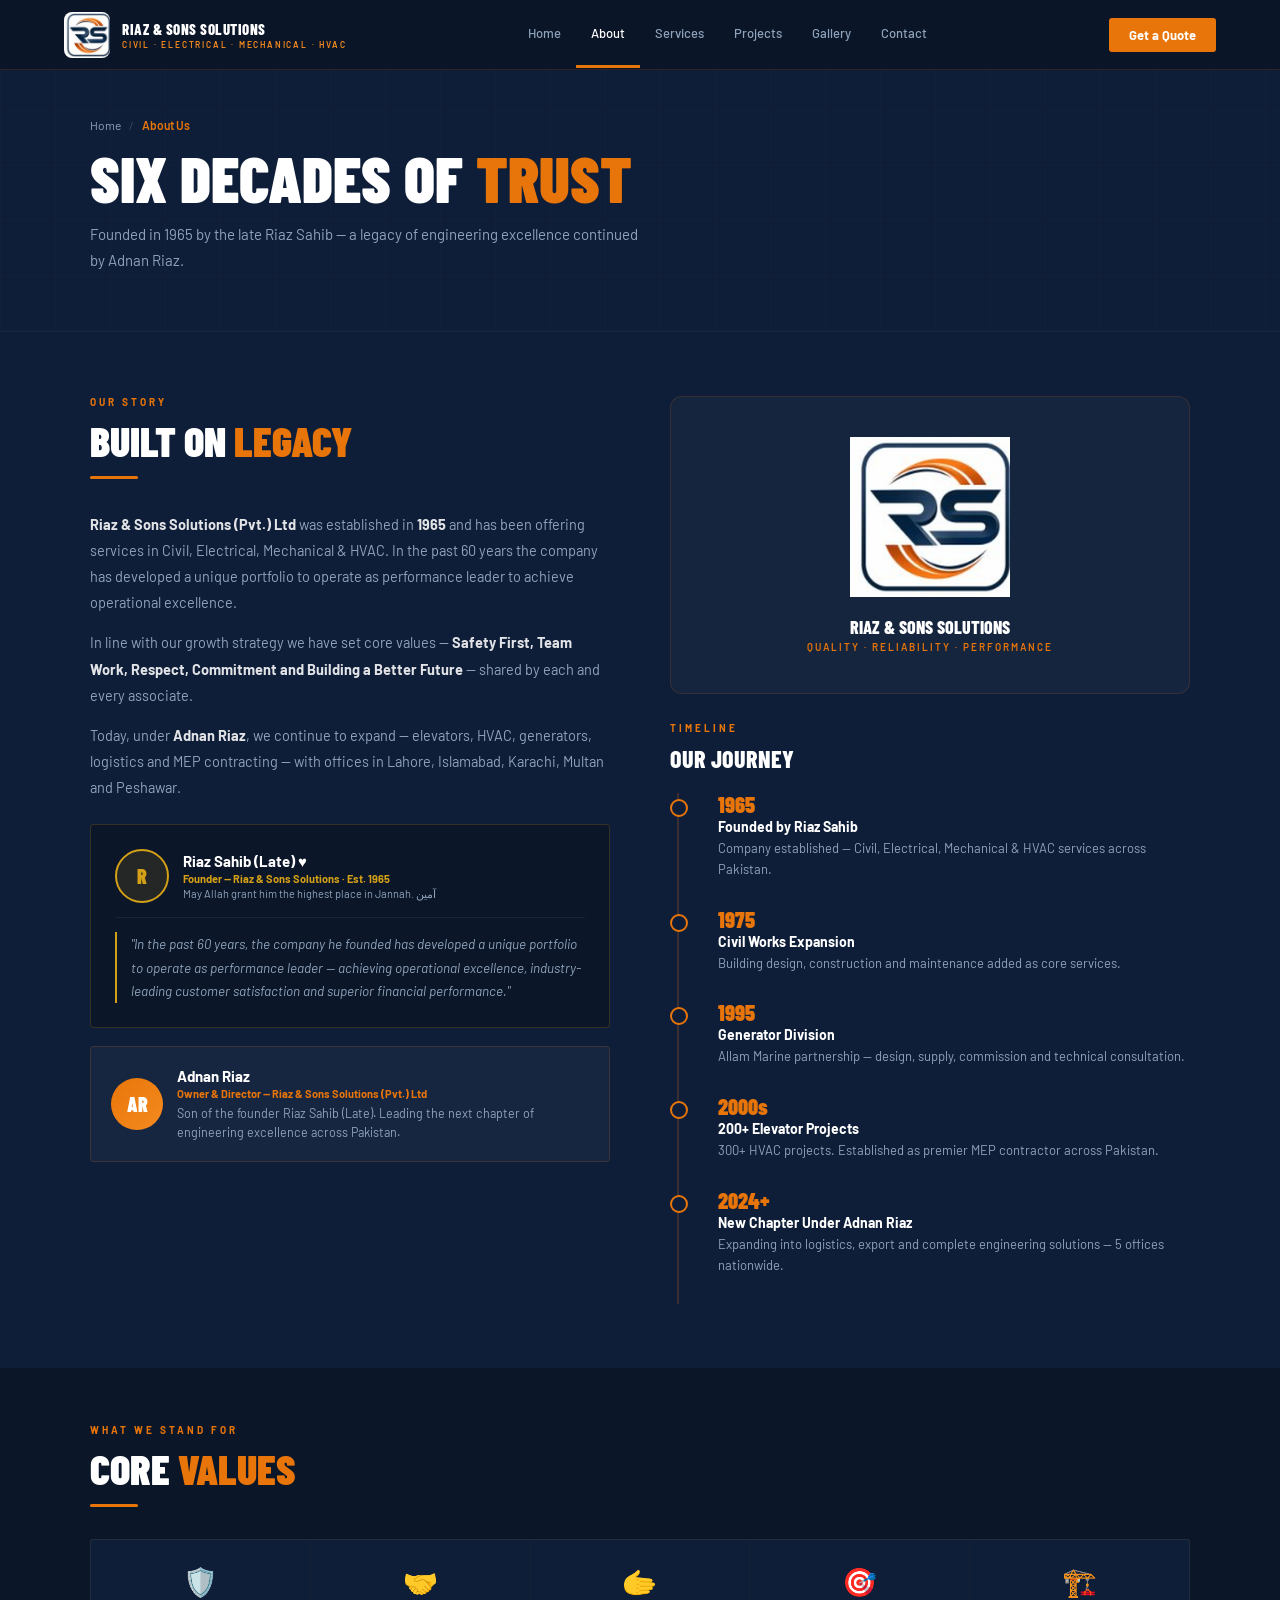
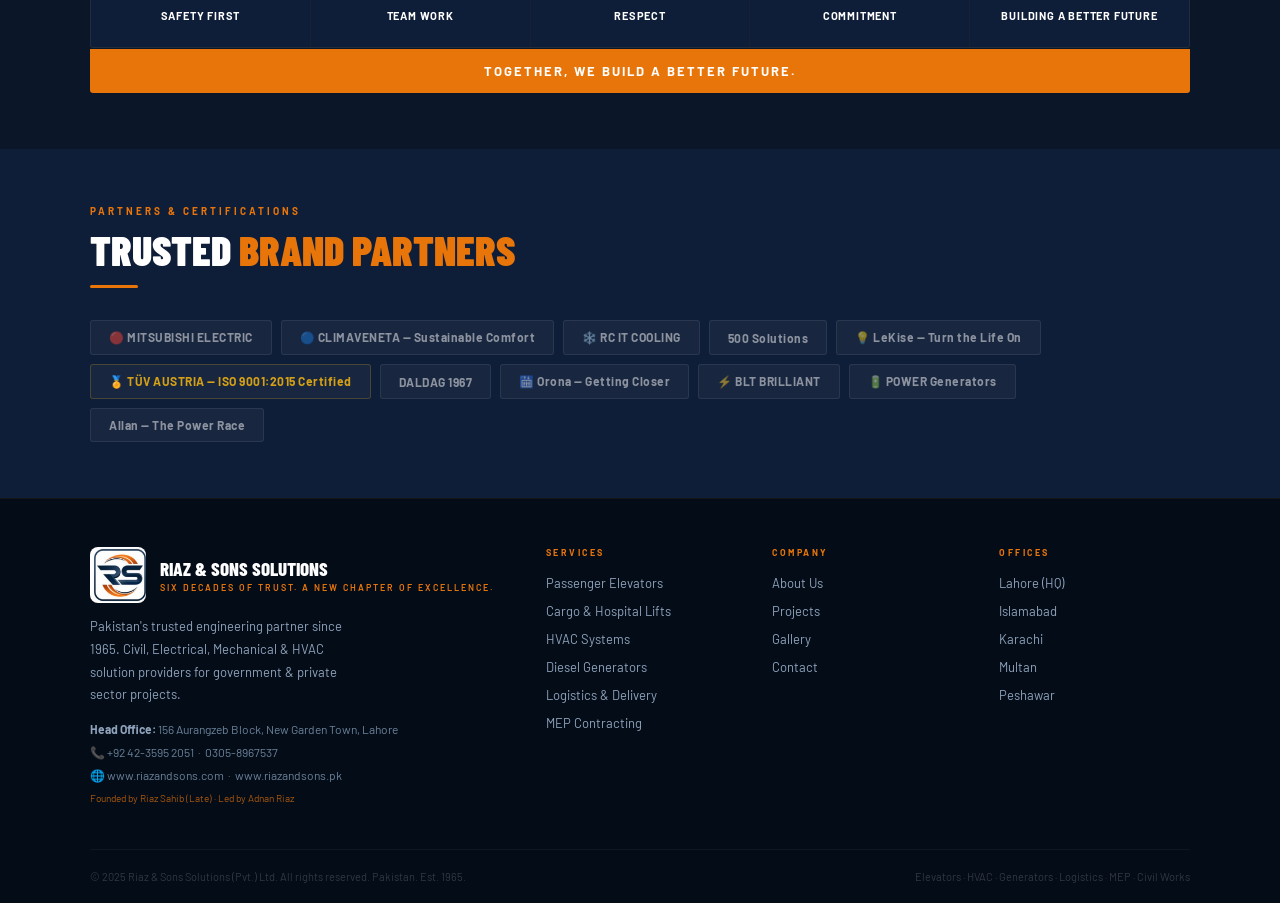
<file: about.html>
<!DOCTYPE html>
<html lang="en">
<head>
<meta charset="UTF-8">
<meta name="viewport" content="width=device-width, initial-scale=1.0">
<title>About Us — Six Decades of Trust | Riaz &amp; Sons Solutions</title>
<meta name="description" content="Riaz & Sons Solutions — Civil, Electrical, Mechanical & HVAC Solution Providers. Pakistan's trusted engineering partner since 1965.">
<link href="https://fonts.googleapis.com/css2?family=Barlow:wght@400;500;600;700;800;900&family=Barlow+Condensed:wght@600;700;800;900&display=swap" rel="stylesheet">
<link rel="stylesheet" href="base.css">
</head>
<body>
<nav>
  <a href="index.html" class="nav-logo">
    <img src="logo.png" alt="Riaz & Sons Solutions">
    <div class="nav-brand">
      <span class="n1">Riaz &amp; Sons Solutions</span>
      <span class="n2">Civil · Electrical · Mechanical · HVAC</span>
    </div>
  </a>
  <ul class="nav-links"><li><a href="index.html">Home</a></li><li><a href="about.html" class=active>About</a></li><li><a href="services.html">Services</a></li><li><a href="projects.html">Projects</a></li><li><a href="gallery.html">Gallery</a></li><li><a href="contact.html">Contact</a></li></ul>
  <a href="contact.html" class="nav-cta">Get a Quote</a>
  <div class="hamburger" onclick="document.getElementById('mob').classList.toggle('open')">
    <span></span><span></span><span></span>
  </div>
</nav>
<div class="mob-menu" id="mob">
  <a href="index.html">Home</a><a href="about.html" class=active>About</a><a href="services.html">Services</a><a href="projects.html">Projects</a><a href="gallery.html">Gallery</a><a href="contact.html">Contact</a>
  <a href="tel:+924235952051" class="mob-cta">📞 +92 42-3595 2051</a>
</div>

<div class="page-hero">
  <div class="page-hero-inner">
    <div class="breadcrumb"><a href="index.html">Home</a><span class="sep">/</span><span class="cur">About Us</span></div>
    <h1>Six Decades of <em>Trust</em></h1>
    <p>Founded in 1965 by the late Riaz Sahib — a legacy of engineering excellence continued by Adnan Riaz.</p>
  </div>
</div>

<div style="padding:64px 5%;background:var(--navy2)">
  <div style="max-width:1100px;margin:0 auto;display:grid;grid-template-columns:1fr 1fr;gap:60px;align-items:start">
    <div>
      <div class="sl">Our Story</div>
      <h2 class="st">Built on <span class="o">Legacy</span></h2>
      <div class="sline"></div>
      <p style="font-size:14.5px;color:var(--tg);line-height:1.8;margin-bottom:14px">
        <strong style="color:rgba(255,255,255,0.88)">Riaz &amp; Sons Solutions (Pvt.) Ltd</strong> was established in <strong style="color:rgba(255,255,255,0.88)">1965</strong> and has been offering services in Civil, Electrical, Mechanical &amp; HVAC. In the past 60 years the company has developed a unique portfolio to operate as performance leader to achieve operational excellence.
      </p>
      <p style="font-size:14.5px;color:var(--tg);line-height:1.8;margin-bottom:14px">
        In line with our growth strategy we have set core values — <strong style="color:rgba(255,255,255,0.88)">Safety First, Team Work, Respect, Commitment and Building a Better Future</strong> — shared by each and every associate.
      </p>
      <p style="font-size:14.5px;color:var(--tg);line-height:1.8;margin-bottom:24px">
        Today, under <strong style="color:rgba(255,255,255,0.88)">Adnan Riaz</strong>, we continue to expand — elevators, HVAC, generators, logistics and MEP contracting — with offices in Lahore, Islamabad, Karachi, Multan and Peshawar.
      </p>

      <div class="founder-box">
        <div class="founder-top">
          <div class="founder-av">R</div>
          <div class="founder-info">
            <h4>Riaz Sahib (Late) ♥</h4>
            <div class="role">Founder — Riaz &amp; Sons Solutions · Est. 1965</div>
            <div class="dua">May Allah grant him the highest place in Jannah. آمین</div>
          </div>
        </div>
        <div class="founder-quote">"In the past 60 years, the company he founded has developed a unique portfolio to operate as performance leader — achieving operational excellence, industry-leading customer satisfaction and superior financial performance."</div>
      </div>

      <div class="owner-card" style="margin-top:14px">
        <div class="owner-av">AR</div>
        <div class="owner-info">
          <h4>Adnan Riaz</h4>
          <div class="or">Owner &amp; Director — Riaz &amp; Sons Solutions (Pvt.) Ltd</div>
          <p>Son of the founder Riaz Sahib (Late). Leading the next chapter of engineering excellence across Pakistan.</p>
        </div>
      </div>
    </div>
    <div>
      <div style="background:rgba(255,255,255,0.03);border:1px solid rgba(232,117,10,0.15);border-radius:12px;padding:40px;text-align:center;margin-bottom:28px">
        <img src="logo.png" alt="RS Logo" style="width:160px;height:160px;object-fit:contain;margin-bottom:16px">
        <div style="font-family:'Barlow Condensed',sans-serif;font-size:18px;font-weight:800;color:#fff;text-transform:uppercase">Riaz &amp; Sons Solutions</div>
        <div style="font-size:10px;color:var(--orange);letter-spacing:2px;font-weight:600;text-transform:uppercase;margin-top:3px">Quality · Reliability · Performance</div>
      </div>
      <div class="sl">Timeline</div>
      <h3 style="font-family:'Barlow Condensed',sans-serif;font-size:24px;font-weight:800;color:#fff;text-transform:uppercase;margin-bottom:20px">Our Journey</h3>
      <div class="timeline">
        <div class="tl-item"><div class="year">1965</div><h4>Founded by Riaz Sahib</h4><p>Company established — Civil, Electrical, Mechanical &amp; HVAC services across Pakistan.</p></div>
        <div class="tl-item"><div class="year">1975</div><h4>Civil Works Expansion</h4><p>Building design, construction and maintenance added as core services.</p></div>
        <div class="tl-item"><div class="year">1995</div><h4>Generator Division</h4><p>Allam Marine partnership — design, supply, commission and technical consultation.</p></div>
        <div class="tl-item"><div class="year">2000s</div><h4>200+ Elevator Projects</h4><p>300+ HVAC projects. Established as premier MEP contractor across Pakistan.</p></div>
        <div class="tl-item"><div class="year">2024+</div><h4>New Chapter Under Adnan Riaz</h4><p>Expanding into logistics, export and complete engineering solutions — 5 offices nationwide.</p></div>
      </div>
    </div>
  </div>
</div>

<!-- VALUES — matching screenshot exactly -->
<div style="background:var(--navy);padding:56px 5%">
  <div style="max-width:1100px;margin:0 auto">
    <div class="sl">What We Stand For</div>
    <h2 class="st">Core <span class="o">Values</span></h2>
    <div class="sline"></div>
    <div class="values-grid">
      <div class="val"><span class="ico">🛡️</span><h5>Safety First</h5></div>
      <div class="val"><span class="ico">🤝</span><h5>Team Work</h5></div>
      <div class="val"><span class="ico">🫱</span><h5>Respect</h5></div>
      <div class="val"><span class="ico">🎯</span><h5>Commitment</h5></div>
      <div class="val"><span class="ico">🏗️</span><h5>Building a Better Future</h5></div>
    </div>
    <div style="background:var(--orange);text-align:center;padding:14px;margin-top:1px;font-size:13px;font-weight:700;color:#fff;letter-spacing:2px;text-transform:uppercase;border-radius:0 0 3px 3px">Together, We Build a Better Future.</div>
  </div>
</div>

<!-- BRANDS -->
<div style="background:var(--navy2);padding:56px 5%">
  <div style="max-width:1100px;margin:0 auto">
    <div class="sl">Partners &amp; Certifications</div>
    <h2 class="st">Trusted <span class="o">Brand Partners</span></h2>
    <div class="sline"></div>
    <div class="brands-grid">
      <div class="brand-pill">🔴 MITSUBISHI ELECTRIC</div>
      <div class="brand-pill">🔵 CLIMAVENETA — Sustainable Comfort</div>
      <div class="brand-pill">❄️ RC IT COOLING</div>
      <div class="brand-pill">500 Solutions</div>
      <div class="brand-pill">💡 LeKise — Turn the Life On</div>
      <div class="brand-pill cert">🏅 TÜV AUSTRIA — ISO 9001:2015 Certified</div>
      <div class="brand-pill">DALDAG 1967</div>
      <div class="brand-pill">🛗 Orona — Getting Closer</div>
      <div class="brand-pill">⚡ BLT BRILLIANT</div>
      <div class="brand-pill">🔋 POWER Generators</div>
      <div class="brand-pill">Allan — The Power Race</div>
    </div>
  </div>
</div>

<footer>
  <div class="fi">
    <div class="ftop">
      <div class="fbrand">
        <div style="display:flex;align-items:center;gap:14px">
          <img src="logo.png" alt="RS Logo" style="width:56px;height:56px;object-fit:contain;border-radius:8px">
          <div>
            <div style="font-family:'Barlow Condensed',sans-serif;font-size:19px;font-weight:800;color:#fff;text-transform:uppercase">Riaz &amp; Sons Solutions</div>
            <div style="font-size:9px;color:var(--orange);letter-spacing:2px;font-weight:600;text-transform:uppercase;margin-top:2px">Six Decades of Trust. A New Chapter of Excellence.</div>
          </div>
        </div>
        <p>Pakistan's trusted engineering partner since 1965. Civil, Electrical, Mechanical &amp; HVAC solution providers for government &amp; private sector projects.</p>
        <div class="addr">
          <strong>Head Office:</strong> 156 Aurangzeb Block, New Garden Town, Lahore<br>
          📞 +92 42-3595 2051 &nbsp;·&nbsp; 0305-8967537<br>
          🌐 www.riazandsons.com &nbsp;·&nbsp; www.riazandsons.pk<br>
          <span style="color:rgba(232,117,10,0.7);font-size:10px">Founded by Riaz Sahib (Late) · Led by Adnan Riaz</span>
        </div>
      </div>
      <div class="fcol"><h6>Services</h6><ul>
        <li><a href="services.html">Passenger Elevators</a></li>
        <li><a href="services.html">Cargo &amp; Hospital Lifts</a></li>
        <li><a href="services.html">HVAC Systems</a></li>
        <li><a href="services.html">Diesel Generators</a></li>
        <li><a href="services.html">Logistics &amp; Delivery</a></li>
        <li><a href="services.html">MEP Contracting</a></li>
      </ul></div>
      <div class="fcol"><h6>Company</h6><ul>
        <li><a href="about.html">About Us</a></li>
        <li><a href="projects.html">Projects</a></li>
        <li><a href="gallery.html">Gallery</a></li>
        <li><a href="contact.html">Contact</a></li>
      </ul></div>
      <div class="fcol"><h6>Offices</h6><ul>
        <li><a href="contact.html">Lahore (HQ)</a></li>
        <li><a href="contact.html">Islamabad</a></li>
        <li><a href="contact.html">Karachi</a></li>
        <li><a href="contact.html">Multan</a></li>
        <li><a href="contact.html">Peshawar</a></li>
      </ul></div>
    </div>
    <div class="fbot">
      <p>&copy; 2025 Riaz &amp; Sons Solutions (Pvt.) Ltd. All rights reserved. Pakistan. Est. 1965.</p>
      <p>Elevators · HVAC · Generators · Logistics · MEP · Civil Works</p>
    </div>
  </div>
</footer>
</body>
</html>
</file>
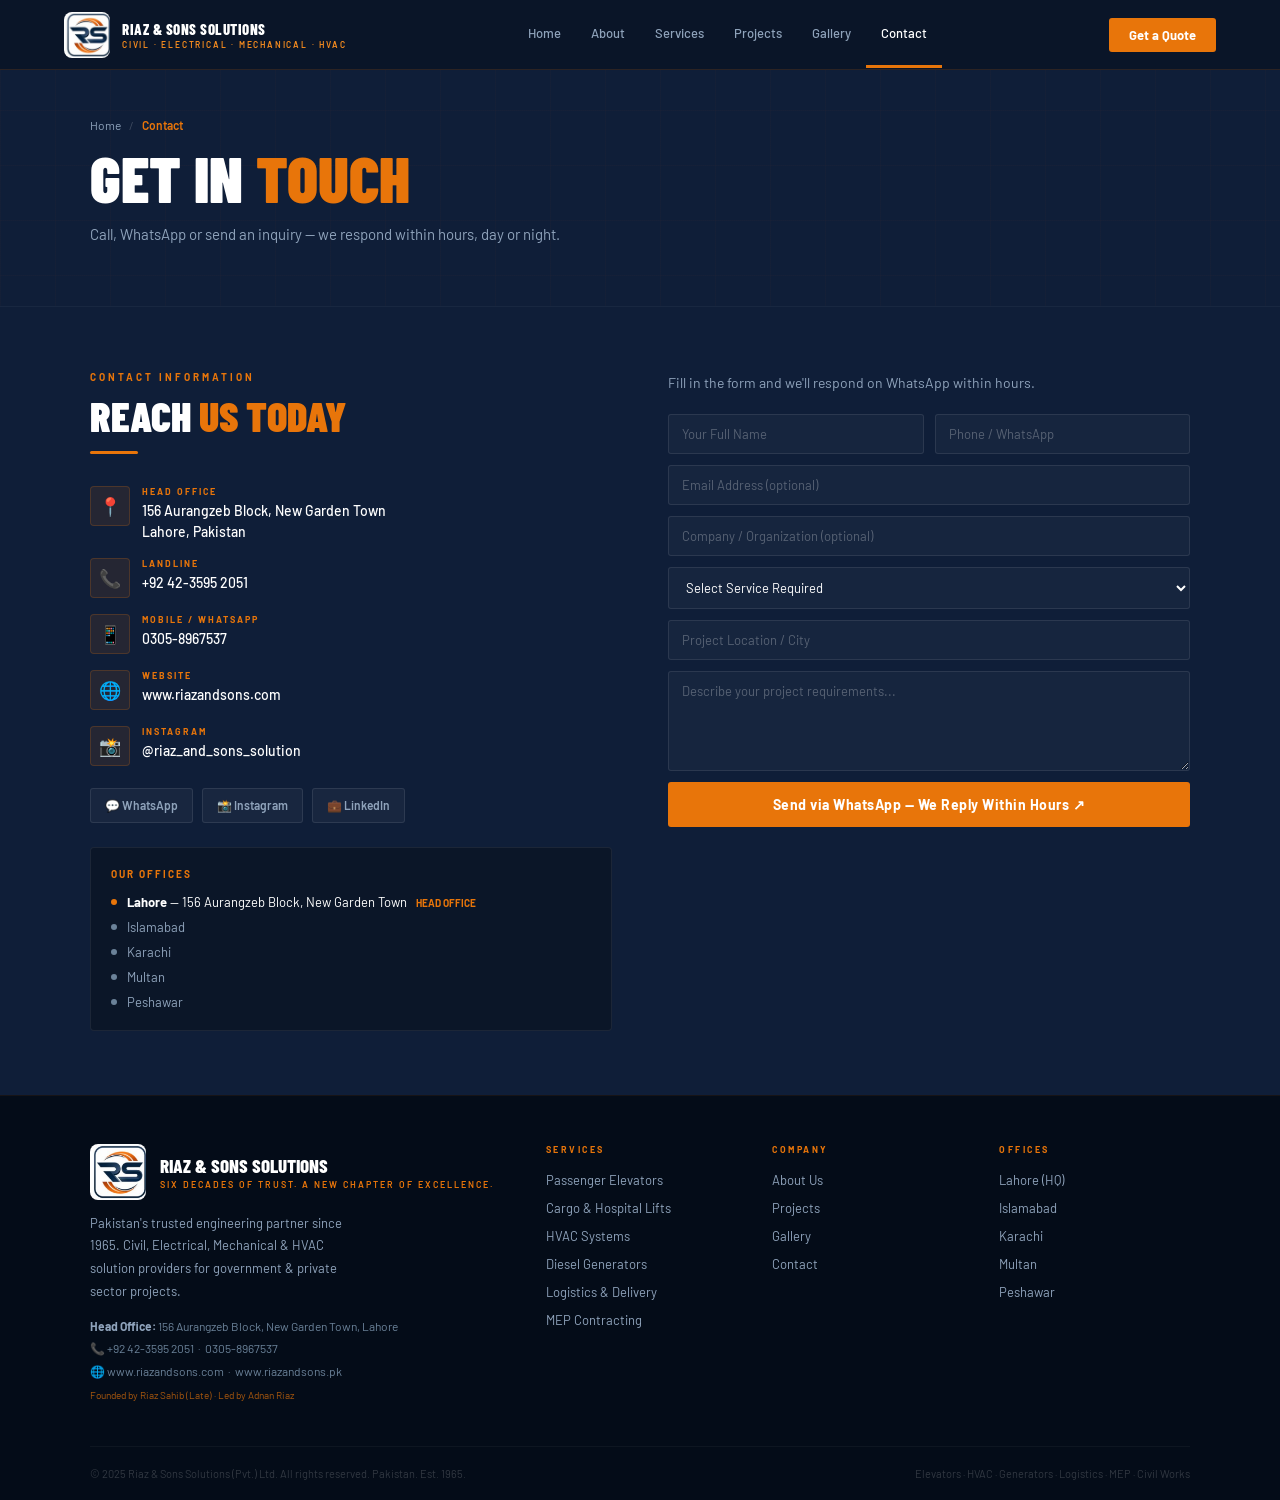
<file: contact.html>
<!DOCTYPE html>
<html lang="en">
<head>
<meta charset="UTF-8">
<meta name="viewport" content="width=device-width, initial-scale=1.0">
<title>Contact Us | Riaz &amp; Sons Solutions</title>
<meta name="description" content="Riaz & Sons Solutions — Civil, Electrical, Mechanical & HVAC Solution Providers. Pakistan's trusted engineering partner since 1965.">
<link href="https://fonts.googleapis.com/css2?family=Barlow:wght@400;500;600;700;800;900&family=Barlow+Condensed:wght@600;700;800;900&display=swap" rel="stylesheet">
<link rel="stylesheet" href="base.css">
</head>
<body>
<nav>
  <a href="index.html" class="nav-logo">
    <img src="logo.png" alt="Riaz & Sons Solutions">
    <div class="nav-brand">
      <span class="n1">Riaz &amp; Sons Solutions</span>
      <span class="n2">Civil · Electrical · Mechanical · HVAC</span>
    </div>
  </a>
  <ul class="nav-links"><li><a href="index.html">Home</a></li><li><a href="about.html">About</a></li><li><a href="services.html">Services</a></li><li><a href="projects.html">Projects</a></li><li><a href="gallery.html">Gallery</a></li><li><a href="contact.html" class=active>Contact</a></li></ul>
  <a href="contact.html" class="nav-cta">Get a Quote</a>
  <div class="hamburger" onclick="document.getElementById('mob').classList.toggle('open')">
    <span></span><span></span><span></span>
  </div>
</nav>
<div class="mob-menu" id="mob">
  <a href="index.html">Home</a><a href="about.html">About</a><a href="services.html">Services</a><a href="projects.html">Projects</a><a href="gallery.html">Gallery</a><a href="contact.html" class=active>Contact</a>
  <a href="tel:+924235952051" class="mob-cta">📞 +92 42-3595 2051</a>
</div>

<div class="page-hero">
  <div class="page-hero-inner">
    <div class="breadcrumb"><a href="index.html">Home</a><span class="sep">/</span><span class="cur">Contact</span></div>
    <h1>Get In <em>Touch</em></h1>
    <p>Call, WhatsApp or send an inquiry — we respond within hours, day or night.</p>
  </div>
</div>
<div style="padding:64px 5%;background:var(--navy2)">
  <div style="max-width:1100px;margin:0 auto">
    <div class="con-grid">
      <div>
        <div class="sl">Contact Information</div>
        <h2 class="st">Reach <span class="o">Us Today</span></h2>
        <div class="sline"></div>
        <div class="cinfo">
          <div class="crow"><div class="cico">📍</div><div><h5>Head Office</h5><p>156 Aurangzeb Block, New Garden Town<br>Lahore, Pakistan</p></div></div>
          <div class="crow"><div class="cico">📞</div><div><h5>Landline</h5><a href="tel:+924235952051">+92 42-3595 2051</a></div></div>
          <div class="crow"><div class="cico">📱</div><div><h5>Mobile / WhatsApp</h5><a href="tel:03058967537">0305-8967537</a></div></div>
          <div class="crow"><div class="cico">🌐</div><div><h5>Website</h5><a href="http://www.riazandsons.com" target="_blank">www.riazandsons.com</a></div></div>
          <div class="crow"><div class="cico">📸</div><div><h5>Instagram</h5><a href="https://www.instagram.com/riaz_and_sons_solution/" target="_blank">@riaz_and_sons_solution</a></div></div>
        </div>
        <div class="socs" style="margin-top:22px">
          <a class="socb" href="https://wa.me/923058967537" target="_blank">💬 WhatsApp</a>
          <a class="socb" href="https://www.instagram.com/riaz_and_sons_solution/" target="_blank">📸 Instagram</a>
          <a class="socb" href="https://www.linkedin.com/company/riaz-sons-solution/" target="_blank">💼 LinkedIn</a>
        </div>
        <div style="margin-top:24px;background:var(--navy);border:1px solid rgba(255,255,255,0.07);border-radius:4px;padding:20px">
          <div style="font-size:10px;font-weight:700;color:var(--orange);letter-spacing:2px;text-transform:uppercase;margin-bottom:14px">Our Offices</div>
          <div style="display:flex;flex-direction:column;gap:9px">
            <div style="display:flex;align-items:center;gap:10px"><div style="width:6px;height:6px;background:var(--orange);border-radius:50%"></div><div style="font-size:13px;color:#fff"><strong>Lahore</strong> — 156 Aurangzeb Block, New Garden Town <span style="color:var(--orange);font-size:10px;font-weight:700;margin-left:6px">HEAD OFFICE</span></div></div>
            <div style="display:flex;align-items:center;gap:10px"><div style="width:6px;height:6px;background:var(--tg2);border-radius:50%"></div><div style="font-size:13px;color:var(--tg)">Islamabad</div></div>
            <div style="display:flex;align-items:center;gap:10px"><div style="width:6px;height:6px;background:var(--tg2);border-radius:50%"></div><div style="font-size:13px;color:var(--tg)">Karachi</div></div>
            <div style="display:flex;align-items:center;gap:10px"><div style="width:6px;height:6px;background:var(--tg2);border-radius:50%"></div><div style="font-size:13px;color:var(--tg)">Multan</div></div>
            <div style="display:flex;align-items:center;gap:10px"><div style="width:6px;height:6px;background:var(--tg2);border-radius:50%"></div><div style="font-size:13px;color:var(--tg)">Peshawar</div></div>
          </div>
        </div>
      </div>
      <div>
        <div style="font-size:14px;color:var(--tg);margin-bottom:20px;line-height:1.7">Fill in the form and we'll respond on WhatsApp within hours.</div>
        <div class="cform">
          <div class="row2"><input type="text" placeholder="Your Full Name"><input type="tel" placeholder="Phone / WhatsApp"></div>
          <input type="email" placeholder="Email Address (optional)">
          <input type="text" placeholder="Company / Organization (optional)">
          <select><option value="" disabled selected>Select Service Required</option>
            <option>Passenger Elevator</option><option>Cargo Elevator</option>
            <option>Hospital Elevator</option><option>Accessibility Solutions</option>
            <option>Central AC / HVAC</option><option>Chillers / VRF / AHU</option>
            <option>Diesel Generator Supply</option><option>Installation &amp; Maintenance</option>
            <option>Modernization &amp; Upgrade</option><option>Logistics &amp; Safe Delivery</option>
            <option>MEP Contracting</option><option>Civil Works</option>
            <option>Other / Multiple Services</option>
          </select>
          <input type="text" placeholder="Project Location / City">
          <textarea placeholder="Describe your project requirements..."></textarea>
          <button class="cbtn" onclick="window.open('https://wa.me/923058967537?text=Salam%2C%20I%20want%20to%20inquire%20about%20engineering%20services%20from%20Riaz%20%26%20Sons%20Solutions.','_blank')">
            Send via WhatsApp — We Reply Within Hours ↗
          </button>
        </div>
      </div>
    </div>
  </div>
</div>

<footer>
  <div class="fi">
    <div class="ftop">
      <div class="fbrand">
        <div style="display:flex;align-items:center;gap:14px">
          <img src="logo.png" alt="RS Logo" style="width:56px;height:56px;object-fit:contain;border-radius:8px">
          <div>
            <div style="font-family:'Barlow Condensed',sans-serif;font-size:19px;font-weight:800;color:#fff;text-transform:uppercase">Riaz &amp; Sons Solutions</div>
            <div style="font-size:9px;color:var(--orange);letter-spacing:2px;font-weight:600;text-transform:uppercase;margin-top:2px">Six Decades of Trust. A New Chapter of Excellence.</div>
          </div>
        </div>
        <p>Pakistan's trusted engineering partner since 1965. Civil, Electrical, Mechanical &amp; HVAC solution providers for government &amp; private sector projects.</p>
        <div class="addr">
          <strong>Head Office:</strong> 156 Aurangzeb Block, New Garden Town, Lahore<br>
          📞 +92 42-3595 2051 &nbsp;·&nbsp; 0305-8967537<br>
          🌐 www.riazandsons.com &nbsp;·&nbsp; www.riazandsons.pk<br>
          <span style="color:rgba(232,117,10,0.7);font-size:10px">Founded by Riaz Sahib (Late) · Led by Adnan Riaz</span>
        </div>
      </div>
      <div class="fcol"><h6>Services</h6><ul>
        <li><a href="services.html">Passenger Elevators</a></li>
        <li><a href="services.html">Cargo &amp; Hospital Lifts</a></li>
        <li><a href="services.html">HVAC Systems</a></li>
        <li><a href="services.html">Diesel Generators</a></li>
        <li><a href="services.html">Logistics &amp; Delivery</a></li>
        <li><a href="services.html">MEP Contracting</a></li>
      </ul></div>
      <div class="fcol"><h6>Company</h6><ul>
        <li><a href="about.html">About Us</a></li>
        <li><a href="projects.html">Projects</a></li>
        <li><a href="gallery.html">Gallery</a></li>
        <li><a href="contact.html">Contact</a></li>
      </ul></div>
      <div class="fcol"><h6>Offices</h6><ul>
        <li><a href="contact.html">Lahore (HQ)</a></li>
        <li><a href="contact.html">Islamabad</a></li>
        <li><a href="contact.html">Karachi</a></li>
        <li><a href="contact.html">Multan</a></li>
        <li><a href="contact.html">Peshawar</a></li>
      </ul></div>
    </div>
    <div class="fbot">
      <p>&copy; 2025 Riaz &amp; Sons Solutions (Pvt.) Ltd. All rights reserved. Pakistan. Est. 1965.</p>
      <p>Elevators · HVAC · Generators · Logistics · MEP · Civil Works</p>
    </div>
  </div>
</footer>
</body>
</html>
</file>
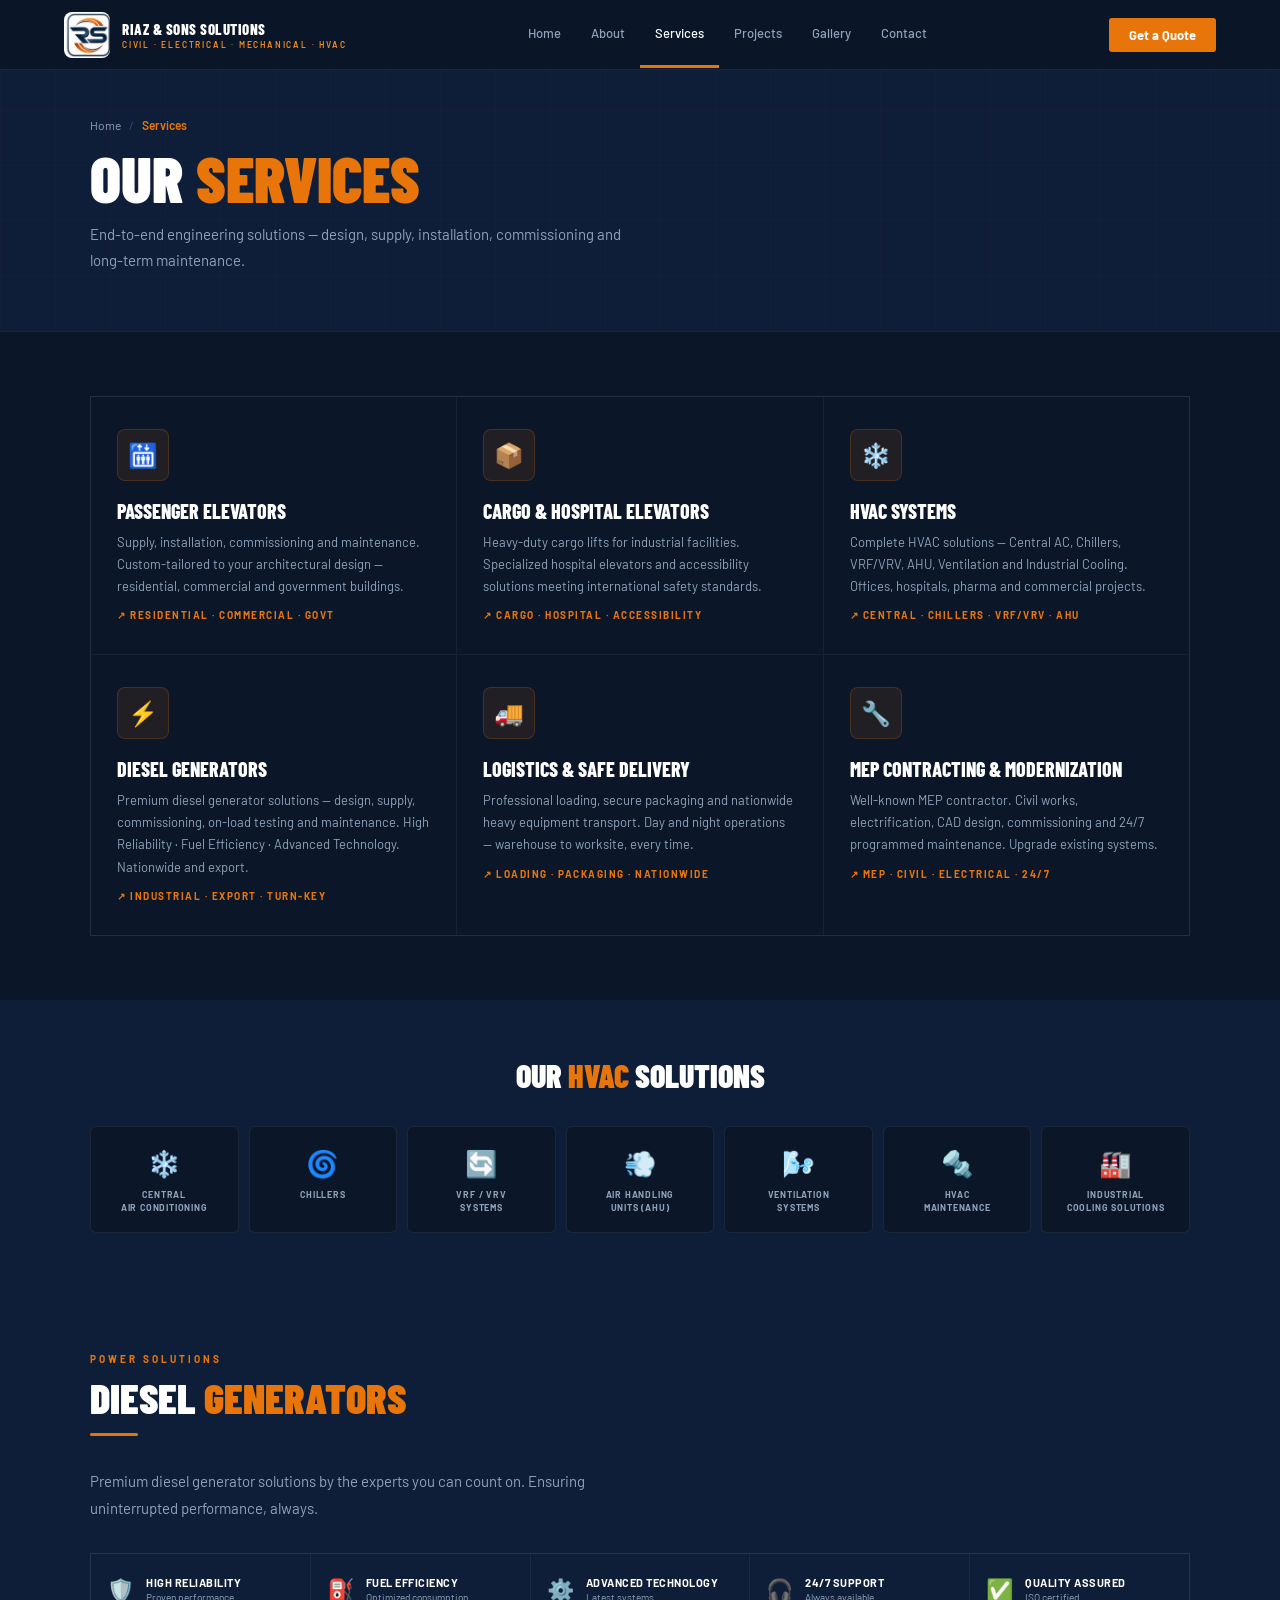
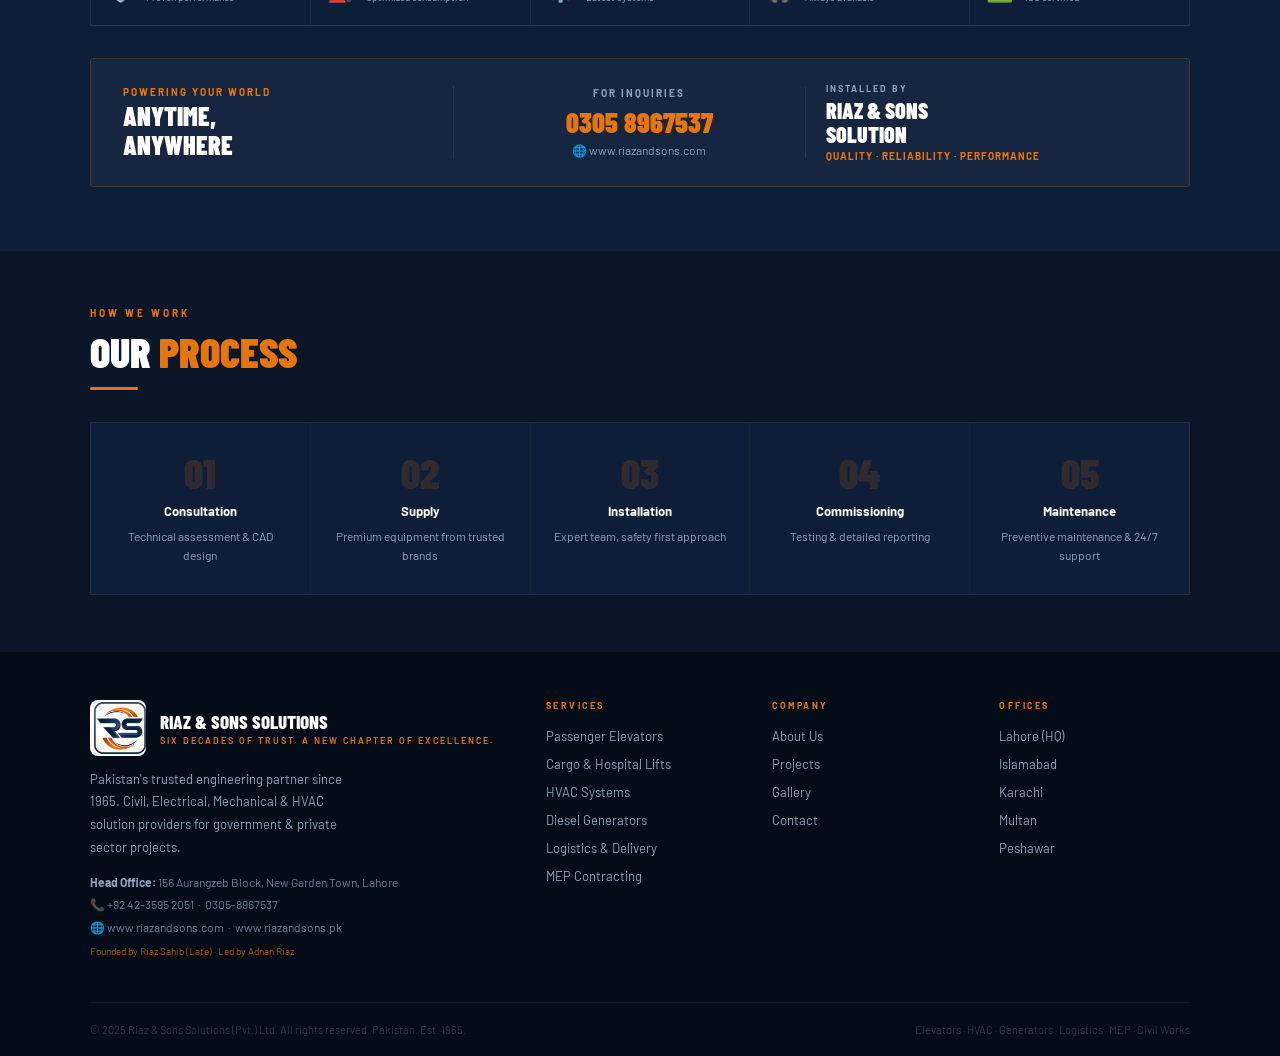
<file: services.html>
<!DOCTYPE html>
<html lang="en">
<head>
<meta charset="UTF-8">
<meta name="viewport" content="width=device-width, initial-scale=1.0">
<title>Services — HVAC, Elevators, Generators, MEP | Riaz &amp; Sons Solutions</title>
<meta name="description" content="Riaz & Sons Solutions — Civil, Electrical, Mechanical & HVAC Solution Providers. Pakistan's trusted engineering partner since 1965.">
<link href="https://fonts.googleapis.com/css2?family=Barlow:wght@400;500;600;700;800;900&family=Barlow+Condensed:wght@600;700;800;900&display=swap" rel="stylesheet">
<link rel="stylesheet" href="base.css">
</head>
<body>
<nav>
  <a href="index.html" class="nav-logo">
    <img src="logo.png" alt="Riaz & Sons Solutions">
    <div class="nav-brand">
      <span class="n1">Riaz &amp; Sons Solutions</span>
      <span class="n2">Civil · Electrical · Mechanical · HVAC</span>
    </div>
  </a>
  <ul class="nav-links"><li><a href="index.html">Home</a></li><li><a href="about.html">About</a></li><li><a href="services.html" class=active>Services</a></li><li><a href="projects.html">Projects</a></li><li><a href="gallery.html">Gallery</a></li><li><a href="contact.html">Contact</a></li></ul>
  <a href="contact.html" class="nav-cta">Get a Quote</a>
  <div class="hamburger" onclick="document.getElementById('mob').classList.toggle('open')">
    <span></span><span></span><span></span>
  </div>
</nav>
<div class="mob-menu" id="mob">
  <a href="index.html">Home</a><a href="about.html">About</a><a href="services.html" class=active>Services</a><a href="projects.html">Projects</a><a href="gallery.html">Gallery</a><a href="contact.html">Contact</a>
  <a href="tel:+924235952051" class="mob-cta">📞 +92 42-3595 2051</a>
</div>

<div class="page-hero">
  <div class="page-hero-inner">
    <div class="breadcrumb"><a href="index.html">Home</a><span class="sep">/</span><span class="cur">Services</span></div>
    <h1>Our <em>Services</em></h1>
    <p>End-to-end engineering solutions — design, supply, installation, commissioning and long-term maintenance.</p>
  </div>
</div>

<div style="padding:64px 5%;background:var(--navy)">
  <div style="max-width:1100px;margin:0 auto">
    <div class="svc-grid">
      <div class="svc"><div class="svc-ico">🛗</div><h3>Passenger Elevators</h3><p>Supply, installation, commissioning and maintenance. Custom-tailored to your architectural design — residential, commercial and government buildings.</p><span class="svc-tag">↗ Residential · Commercial · Govt</span></div>
      <div class="svc"><div class="svc-ico">📦</div><h3>Cargo &amp; Hospital Elevators</h3><p>Heavy-duty cargo lifts for industrial facilities. Specialized hospital elevators and accessibility solutions meeting international safety standards.</p><span class="svc-tag">↗ Cargo · Hospital · Accessibility</span></div>
      <div class="svc"><div class="svc-ico">❄️</div><h3>HVAC Systems</h3><p>Complete HVAC solutions — Central AC, Chillers, VRF/VRV, AHU, Ventilation and Industrial Cooling. Offices, hospitals, pharma and commercial projects.</p><span class="svc-tag">↗ Central · Chillers · VRF/VRV · AHU</span></div>
      <div class="svc"><div class="svc-ico">⚡</div><h3>Diesel Generators</h3><p>Premium diesel generator solutions — design, supply, commissioning, on-load testing and maintenance. High Reliability · Fuel Efficiency · Advanced Technology. Nationwide and export.</p><span class="svc-tag">↗ Industrial · Export · Turn-key</span></div>
      <div class="svc"><div class="svc-ico">🚚</div><h3>Logistics &amp; Safe Delivery</h3><p>Professional loading, secure packaging and nationwide heavy equipment transport. Day and night operations — warehouse to worksite, every time.</p><span class="svc-tag">↗ Loading · Packaging · Nationwide</span></div>
      <div class="svc"><div class="svc-ico">🔧</div><h3>MEP Contracting &amp; Modernization</h3><p>Well-known MEP contractor. Civil works, electrification, CAD design, commissioning and 24/7 programmed maintenance. Upgrade existing systems.</p><span class="svc-tag">↗ MEP · Civil · Electrical · 24/7</span></div>
    </div>
  </div>
</div>

<!-- HVAC SOLUTIONS — exact from screenshot -->
<div style="background:var(--navy2);padding:56px 5%">
  <div style="max-width:1100px;margin:0 auto">
    <div style="text-align:center;margin-bottom:32px">
      <h2 style="font-family:'Barlow Condensed',sans-serif;font-size:32px;font-weight:900;color:#fff;text-transform:uppercase">Our <span style="color:var(--orange)">HVAC</span> Solutions</h2>
    </div>
    <div class="hvac-grid">
      <div class="hvac-item"><span class="icon">❄️</span><span>Central<br>Air Conditioning</span></div>
      <div class="hvac-item"><span class="icon">🌀</span><span>Chillers</span></div>
      <div class="hvac-item"><span class="icon">🔄</span><span>VRF / VRV<br>Systems</span></div>
      <div class="hvac-item"><span class="icon">💨</span><span>Air Handling<br>Units (AHU)</span></div>
      <div class="hvac-item"><span class="icon">🌬️</span><span>Ventilation<br>Systems</span></div>
      <div class="hvac-item"><span class="icon">🔩</span><span>HVAC<br>Maintenance</span></div>
      <div class="hvac-item"><span class="icon">🏭</span><span>Industrial<br>Cooling Solutions</span></div>
    </div>
  </div>
</div>

<!-- GENERATOR SECTION — exact from screenshot -->
<div class="gen-section">
  <div class="gen-inner">
    <div class="sl">Power Solutions</div>
    <h2 class="st">Diesel <span class="o">Generators</span></h2>
    <div class="sline"></div>
    <p class="sd">Premium diesel generator solutions by the experts you can count on. Ensuring uninterrupted performance, always.</p>

    <div class="gen-features">
      <div class="gen-feat"><div class="ico">🛡️</div><div><h5>High Reliability</h5><p>Proven performance</p></div></div>
      <div class="gen-feat"><div class="ico">⛽</div><div><h5>Fuel Efficiency</h5><p>Optimized consumption</p></div></div>
      <div class="gen-feat"><div class="ico">⚙️</div><div><h5>Advanced Technology</h5><p>Latest systems</p></div></div>
      <div class="gen-feat"><div class="ico">🎧</div><div><h5>24/7 Support</h5><p>Always available</p></div></div>
      <div class="gen-feat"><div class="ico">✅</div><div><h5>Quality Assured</h5><p>ISO certified</p></div></div>
    </div>

    <div class="gen-cta-bar">
      <div class="gen-cta-left">
        <div class="tag">Powering Your World</div>
        <h3>Anytime,<br>Anywhere</h3>
      </div>
      <div class="gen-cta-mid">
        <div class="for">For Inquiries</div>
        <a href="tel:03058967537" class="phone">0305 8967537</a>
        <div class="web">🌐 www.riazandsons.com</div>
      </div>
      <div class="gen-cta-right">
        <div class="tag">Installed By</div>
        <h4>Riaz &amp; Sons<br>Solution</h4>
        <div class="sub">Quality · Reliability · Performance</div>
      </div>
    </div>
  </div>
</div>

<!-- PROCESS -->
<div style="background:var(--navy);padding:56px 5%">
  <div style="max-width:1100px;margin:0 auto">
    <div class="sl">How We Work</div>
    <h2 class="st">Our <span class="o">Process</span></h2>
    <div class="sline"></div>
    <div style="display:grid;grid-template-columns:repeat(5,1fr);gap:1px;background:rgba(255,255,255,0.05);border:1px solid rgba(255,255,255,0.05)">
      <div style="background:var(--navy2);padding:28px 20px;text-align:center"><div style="font-family:'Barlow Condensed',sans-serif;font-size:42px;font-weight:900;color:rgba(232,117,10,0.15);line-height:1;margin-bottom:10px">01</div><h4 style="font-size:13px;font-weight:700;color:#fff;margin-bottom:8px">Consultation</h4><p style="font-size:12px;color:var(--tg);line-height:1.6">Technical assessment &amp; CAD design</p></div>
      <div style="background:var(--navy2);padding:28px 20px;text-align:center"><div style="font-family:'Barlow Condensed',sans-serif;font-size:42px;font-weight:900;color:rgba(232,117,10,0.15);line-height:1;margin-bottom:10px">02</div><h4 style="font-size:13px;font-weight:700;color:#fff;margin-bottom:8px">Supply</h4><p style="font-size:12px;color:var(--tg);line-height:1.6">Premium equipment from trusted brands</p></div>
      <div style="background:var(--navy2);padding:28px 20px;text-align:center"><div style="font-family:'Barlow Condensed',sans-serif;font-size:42px;font-weight:900;color:rgba(232,117,10,0.15);line-height:1;margin-bottom:10px">03</div><h4 style="font-size:13px;font-weight:700;color:#fff;margin-bottom:8px">Installation</h4><p style="font-size:12px;color:var(--tg);line-height:1.6">Expert team, safety first approach</p></div>
      <div style="background:var(--navy2);padding:28px 20px;text-align:center"><div style="font-family:'Barlow Condensed',sans-serif;font-size:42px;font-weight:900;color:rgba(232,117,10,0.15);line-height:1;margin-bottom:10px">04</div><h4 style="font-size:13px;font-weight:700;color:#fff;margin-bottom:8px">Commissioning</h4><p style="font-size:12px;color:var(--tg);line-height:1.6">Testing &amp; detailed reporting</p></div>
      <div style="background:var(--navy2);padding:28px 20px;text-align:center"><div style="font-family:'Barlow Condensed',sans-serif;font-size:42px;font-weight:900;color:rgba(232,117,10,0.15);line-height:1;margin-bottom:10px">05</div><h4 style="font-size:13px;font-weight:700;color:#fff;margin-bottom:8px">Maintenance</h4><p style="font-size:12px;color:var(--tg);line-height:1.6">Preventive maintenance &amp; 24/7 support</p></div>
    </div>
  </div>
</div>

<footer>
  <div class="fi">
    <div class="ftop">
      <div class="fbrand">
        <div style="display:flex;align-items:center;gap:14px">
          <img src="logo.png" alt="RS Logo" style="width:56px;height:56px;object-fit:contain;border-radius:8px">
          <div>
            <div style="font-family:'Barlow Condensed',sans-serif;font-size:19px;font-weight:800;color:#fff;text-transform:uppercase">Riaz &amp; Sons Solutions</div>
            <div style="font-size:9px;color:var(--orange);letter-spacing:2px;font-weight:600;text-transform:uppercase;margin-top:2px">Six Decades of Trust. A New Chapter of Excellence.</div>
          </div>
        </div>
        <p>Pakistan's trusted engineering partner since 1965. Civil, Electrical, Mechanical &amp; HVAC solution providers for government &amp; private sector projects.</p>
        <div class="addr">
          <strong>Head Office:</strong> 156 Aurangzeb Block, New Garden Town, Lahore<br>
          📞 +92 42-3595 2051 &nbsp;·&nbsp; 0305-8967537<br>
          🌐 www.riazandsons.com &nbsp;·&nbsp; www.riazandsons.pk<br>
          <span style="color:rgba(232,117,10,0.7);font-size:10px">Founded by Riaz Sahib (Late) · Led by Adnan Riaz</span>
        </div>
      </div>
      <div class="fcol"><h6>Services</h6><ul>
        <li><a href="services.html">Passenger Elevators</a></li>
        <li><a href="services.html">Cargo &amp; Hospital Lifts</a></li>
        <li><a href="services.html">HVAC Systems</a></li>
        <li><a href="services.html">Diesel Generators</a></li>
        <li><a href="services.html">Logistics &amp; Delivery</a></li>
        <li><a href="services.html">MEP Contracting</a></li>
      </ul></div>
      <div class="fcol"><h6>Company</h6><ul>
        <li><a href="about.html">About Us</a></li>
        <li><a href="projects.html">Projects</a></li>
        <li><a href="gallery.html">Gallery</a></li>
        <li><a href="contact.html">Contact</a></li>
      </ul></div>
      <div class="fcol"><h6>Offices</h6><ul>
        <li><a href="contact.html">Lahore (HQ)</a></li>
        <li><a href="contact.html">Islamabad</a></li>
        <li><a href="contact.html">Karachi</a></li>
        <li><a href="contact.html">Multan</a></li>
        <li><a href="contact.html">Peshawar</a></li>
      </ul></div>
    </div>
    <div class="fbot">
      <p>&copy; 2025 Riaz &amp; Sons Solutions (Pvt.) Ltd. All rights reserved. Pakistan. Est. 1965.</p>
      <p>Elevators · HVAC · Generators · Logistics · MEP · Civil Works</p>
    </div>
  </div>
</footer>
</body>
</html>
</file>
<file: base.css>
*{margin:0;padding:0;box-sizing:border-box}
:root{
  --navy:#0B1628;--navy2:#0F1E38;--navy3:#162540;
  --orange:#E8750A;--orange2:#F58B1F;--gold:#D4A017;
  --tg:#8FA3BB;--tg2:#6B8299;
}
html{scroll-behavior:smooth}
body{font-family:'Barlow',sans-serif;background:var(--navy);color:#fff;overflow-x:hidden}

/* NAV */
nav{position:fixed;top:0;left:0;right:0;z-index:999;background:rgba(11,22,40,0.98);backdrop-filter:blur(14px);border-bottom:1px solid rgba(232,117,10,0.15);display:flex;align-items:center;justify-content:space-between;padding:0 5%;height:70px}
.nav-logo{display:flex;align-items:center;gap:12px;text-decoration:none}
.nav-logo img{width:46px;height:46px;object-fit:contain;border-radius:8px;flex-shrink:0}
.nav-brand .n1{display:block;font-family:'Barlow Condensed',sans-serif;font-size:15px;font-weight:800;color:#fff;text-transform:uppercase;letter-spacing:0.5px}
.nav-brand .n2{display:block;font-size:8.5px;color:var(--orange2);letter-spacing:1.8px;font-weight:600;text-transform:uppercase;margin-top:1px}
.nav-links{display:flex;gap:0;list-style:none}
.nav-links a{color:var(--tg);text-decoration:none;font-size:13px;font-weight:500;padding:24px 15px;display:block;border-bottom:3px solid transparent;transition:all 0.2s}
.nav-links a:hover,.nav-links a.active{color:#fff;border-bottom-color:var(--orange)}
.nav-cta{background:var(--orange);color:#fff;padding:9px 20px;border-radius:3px;font-size:13px;font-weight:700;text-decoration:none;transition:background 0.2s;white-space:nowrap}
.nav-cta:hover{background:var(--orange2)}
.hamburger{display:none;flex-direction:column;gap:5px;cursor:pointer;padding:4px}
.hamburger span{width:24px;height:2px;background:#fff;border-radius:2px}
.mob-menu{display:none;position:fixed;top:70px;left:0;right:0;background:var(--navy2);border-bottom:2px solid rgba(232,117,10,0.2);z-index:998;padding:16px 5%}
.mob-menu.open{display:block}
.mob-menu a{display:block;padding:13px 0;font-size:15px;font-weight:600;color:var(--tg);text-decoration:none;border-bottom:1px solid rgba(255,255,255,0.05)}
.mob-menu a:hover,.mob-menu a.active{color:var(--orange)}
.mob-cta{background:var(--orange);color:#fff !important;padding:12px 16px;border-radius:3px;text-align:center;margin-top:12px;font-weight:700 !important;border-bottom:none !important}

/* PAGE HERO */
.page-hero{padding:118px 5% 58px;background:var(--navy2);border-bottom:1px solid rgba(255,255,255,0.04);position:relative;overflow:hidden}
.page-hero::before{content:'';position:absolute;inset:0;background-image:linear-gradient(rgba(232,117,10,0.025) 1px,transparent 1px),linear-gradient(90deg,rgba(232,117,10,0.025) 1px,transparent 1px);background-size:55px 55px}
.page-hero-inner{max-width:1100px;margin:0 auto;position:relative;z-index:1}
.breadcrumb{display:flex;align-items:center;gap:8px;margin-bottom:14px;font-size:12px}
.breadcrumb a{color:var(--tg);text-decoration:none}
.breadcrumb a:hover{color:var(--orange)}
.sep{color:rgba(255,255,255,0.2)}
.cur{color:var(--orange);font-weight:600}
.page-hero h1{font-family:'Barlow Condensed',sans-serif;font-size:clamp(36px,6vw,64px);font-weight:900;text-transform:uppercase;line-height:1}
.page-hero h1 em{font-style:normal;color:var(--orange)}
.page-hero p{font-size:15px;color:var(--tg);margin-top:12px;max-width:550px;line-height:1.7}

/* UTILS */
.si{max-width:1100px;margin:0 auto}
.sl{font-size:10px;font-weight:700;letter-spacing:3px;color:var(--orange);text-transform:uppercase;margin-bottom:10px}
.st{font-family:'Barlow Condensed',sans-serif;font-size:clamp(26px,3.5vw,42px);font-weight:900;text-transform:uppercase;color:#fff;line-height:1.05;margin-bottom:12px}
.st .o{color:var(--orange)}
.sline{width:48px;height:3px;background:var(--orange);border-radius:2px;margin:14px 0 32px}
.sd{font-size:15px;color:var(--tg);line-height:1.75;max-width:580px}

/* TICKER */
.ticker{background:var(--orange);padding:10px 0;overflow:hidden;white-space:nowrap}
.ttrack{display:inline-flex;animation:tk 40s linear infinite}
.ttrack span{font-size:11px;font-weight:700;letter-spacing:2px;text-transform:uppercase;color:rgba(255,255,255,0.92);padding:0 32px}
.ttrack span::before{content:"◆  ";opacity:0.5}
@keyframes tk{from{transform:translateX(0)}to{transform:translateX(-50%)}}

/* SVC GRID */
.svc-grid{display:grid;grid-template-columns:repeat(3,1fr);gap:1px;background:rgba(255,255,255,0.05);border:1px solid rgba(255,255,255,0.05)}
.svc{background:var(--navy);padding:32px 26px;transition:background 0.2s;position:relative;cursor:default}
.svc::after{content:'';position:absolute;bottom:0;left:0;right:0;height:2px;background:var(--orange);transform:scaleX(0);transition:transform 0.3s;transform-origin:left}
.svc:hover::after{transform:scaleX(1)}
.svc:hover{background:var(--navy3)}
.svc-ico{width:52px;height:52px;background:rgba(232,117,10,0.1);border:1px solid rgba(232,117,10,0.2);border-radius:8px;display:flex;align-items:center;justify-content:center;margin-bottom:18px;font-size:24px}
.svc h3{font-family:'Barlow Condensed',sans-serif;font-size:20px;font-weight:800;color:#fff;text-transform:uppercase;margin-bottom:8px}
.svc p{font-size:13px;color:var(--tg);line-height:1.7}
.svc-tag{display:inline-block;margin-top:12px;font-size:10px;font-weight:700;color:var(--orange);letter-spacing:1.5px;text-transform:uppercase}

/* HVAC ICONS */
.hvac-grid{display:grid;grid-template-columns:repeat(7,1fr);gap:10px;margin-top:28px}
.hvac-item{background:var(--navy);border:1px solid rgba(255,255,255,0.07);border-radius:6px;padding:18px 8px;text-align:center;transition:border-color 0.2s}
.hvac-item:hover{border-color:rgba(232,117,10,0.4)}
.hvac-item .icon{font-size:26px;margin-bottom:8px;display:block}
.hvac-item span{font-size:9px;font-weight:700;color:var(--tg);text-transform:uppercase;letter-spacing:0.8px;line-height:1.4;display:block}

/* GENERATOR SECTION */
.gen-section{background:var(--navy2);padding:64px 5%}
.gen-inner{max-width:1100px;margin:0 auto}
.gen-features{display:grid;grid-template-columns:repeat(5,1fr);gap:1px;background:rgba(255,255,255,0.05);border:1px solid rgba(255,255,255,0.05);margin:32px 0}
.gen-feat{background:var(--navy2);padding:22px 16px;display:flex;align-items:center;gap:12px}
.gen-feat .ico{font-size:22px;flex-shrink:0}
.gen-feat div h5{font-size:11px;font-weight:700;color:#fff;text-transform:uppercase;letter-spacing:0.5px}
.gen-feat div p{font-size:10px;color:var(--tg);margin-top:2px}
.gen-cta-bar{background:var(--navy3);border:1px solid rgba(232,117,10,0.2);border-radius:4px;padding:24px 32px;display:grid;grid-template-columns:1fr 1fr 1fr;gap:20px;align-items:center}
.gen-cta-left{border-right:1px solid rgba(255,255,255,0.08);padding-right:20px}
.gen-cta-left .tag{font-size:10px;font-weight:700;color:var(--orange);letter-spacing:2px;text-transform:uppercase;margin-bottom:4px}
.gen-cta-left h3{font-family:'Barlow Condensed',sans-serif;font-size:26px;font-weight:900;color:#fff;text-transform:uppercase;line-height:1.1}
.gen-cta-mid{text-align:center;border-right:1px solid rgba(255,255,255,0.08);padding:0 20px}
.gen-cta-mid .for{font-size:10px;font-weight:700;color:var(--tg);letter-spacing:2px;text-transform:uppercase;margin-bottom:6px}
.gen-cta-mid .phone{font-family:'Barlow Condensed',sans-serif;font-size:28px;font-weight:900;color:var(--orange);text-decoration:none;display:block}
.gen-cta-mid .web{font-size:12px;color:var(--tg);margin-top:4px}
.gen-cta-right .tag{font-size:9px;font-weight:700;color:var(--tg);letter-spacing:2px;text-transform:uppercase;margin-bottom:4px}
.gen-cta-right h4{font-family:'Barlow Condensed',sans-serif;font-size:22px;font-weight:900;color:#fff;text-transform:uppercase;line-height:1.1}
.gen-cta-right .sub{font-size:10px;color:var(--orange);font-weight:700;letter-spacing:1px;text-transform:uppercase;margin-top:4px}

/* PROJECT CARDS */
.grid3{display:grid;grid-template-columns:repeat(3,1fr);gap:14px}
.pcard{background:var(--navy2);border:1px solid rgba(255,255,255,0.06);border-radius:4px;overflow:hidden;transition:border-color 0.2s,transform 0.2s}
.pcard:hover{border-color:rgba(232,117,10,0.35);transform:translateY(-3px)}
.pcard-img{width:100%;height:178px;object-fit:cover;display:block}
.pcard-body{padding:20px}
.badge{display:inline-flex;align-items:center;gap:5px;padding:3px 10px;border-radius:2px;font-size:9px;font-weight:700;letter-spacing:1.5px;text-transform:uppercase;margin-bottom:10px}
.badge.gov{background:rgba(212,160,23,0.1);border:1px solid rgba(212,160,23,0.25);color:var(--gold)}
.badge.prv{background:rgba(232,117,10,0.1);border:1px solid rgba(232,117,10,0.25);color:var(--orange)}
.bd{width:4px;height:4px;background:currentColor;border-radius:50%}
.pcard h3{font-family:'Barlow Condensed',sans-serif;font-size:17px;font-weight:800;color:#fff;text-transform:uppercase;margin-bottom:6px;line-height:1.2}
.pcard p{font-size:12px;color:var(--tg);line-height:1.6}
.pcard-foot{padding:11px 20px;border-top:1px solid rgba(255,255,255,0.05);display:flex;justify-content:space-between;align-items:center}
.ptype{font-size:10px;color:var(--tg2)}
.pyear{font-size:11px;font-weight:700;color:var(--orange)}

/* GALLERY */
.gal-grid{display:grid;grid-template-columns:repeat(3,1fr);gap:8px}
.gi{overflow:hidden;border-radius:3px;position:relative}
.gi img{width:100%;height:100%;object-fit:cover;transition:transform 0.4s;display:block}
.gi:hover img{transform:scale(1.05)}
.gi-lbl{position:absolute;bottom:0;left:0;right:0;padding:12px 14px;background:linear-gradient(transparent,rgba(11,22,40,0.9));font-size:11px;font-weight:600;color:#fff}

/* ABOUT */
.founder-box{background:var(--navy);border:1px solid rgba(212,160,23,0.2);border-radius:4px;padding:24px;margin-bottom:18px}
.founder-top{display:flex;align-items:center;gap:14px;margin-bottom:14px;padding-bottom:14px;border-bottom:1px solid rgba(255,255,255,0.06)}
.founder-av{width:54px;height:54px;border-radius:50%;background:rgba(212,160,23,0.12);border:2px solid var(--gold);display:flex;align-items:center;justify-content:center;font-family:'Barlow Condensed',sans-serif;font-size:20px;font-weight:900;color:var(--gold);flex-shrink:0}
.founder-info h4{font-size:15px;font-weight:700;color:#fff}
.founder-info .role{font-size:11px;color:var(--gold);font-weight:700;margin-top:2px}
.founder-info .dua{font-size:11px;color:var(--tg);margin-top:2px}
.founder-quote{font-size:13.5px;color:var(--tg);line-height:1.75;font-style:italic;border-left:2px solid var(--gold);padding-left:14px}
.owner-card{background:var(--navy3);border:1px solid rgba(232,117,10,0.18);border-radius:4px;padding:20px;display:flex;align-items:center;gap:14px}
.owner-av{width:52px;height:52px;border-radius:50%;background:linear-gradient(135deg,var(--orange),var(--orange2));display:flex;align-items:center;justify-content:center;font-family:'Barlow Condensed',sans-serif;font-size:20px;font-weight:900;color:#fff;flex-shrink:0}
.owner-info h4{font-size:15px;font-weight:700;color:#fff}
.owner-info .or{font-size:11px;color:var(--orange);font-weight:700;margin-top:2px}
.owner-info p{font-size:12.5px;color:var(--tg);margin-top:4px;line-height:1.5}
.timeline{display:flex;flex-direction:column;position:relative;padding-left:28px}
.timeline::before{content:'';position:absolute;left:7px;top:0;bottom:0;width:2px;background:rgba(232,117,10,0.2)}
.tl-item{position:relative;padding:0 0 28px 20px}
.tl-item::before{content:'';position:absolute;left:-28px;top:6px;width:14px;height:14px;border-radius:50%;background:var(--navy2);border:2px solid var(--orange)}
.tl-item .year{font-family:'Barlow Condensed',sans-serif;font-size:22px;font-weight:900;color:var(--orange);line-height:1}
.tl-item h4{font-size:14px;font-weight:700;color:#fff;margin-top:3px}
.tl-item p{font-size:13px;color:var(--tg);margin-top:3px;line-height:1.6}

/* VALUES */
.values-grid{display:grid;grid-template-columns:repeat(5,1fr);gap:1px;background:rgba(255,255,255,0.05);border:1px solid rgba(255,255,255,0.05);border-radius:3px;overflow:hidden}
.val{background:var(--navy2);padding:24px 14px;text-align:center}
.val .ico{font-size:28px;margin-bottom:10px;display:block}
.val h5{font-size:11px;font-weight:700;color:#fff;text-transform:uppercase;letter-spacing:0.8px;line-height:1.3}

/* BRANDS */
.brands-grid{display:flex;flex-wrap:wrap;gap:9px}
.brand-pill{background:rgba(255,255,255,0.04);border:1px solid rgba(255,255,255,0.08);border-radius:3px;padding:9px 18px;font-size:12px;font-weight:700;color:rgba(255,255,255,0.5);letter-spacing:0.5px;transition:all 0.2s;display:flex;align-items:center;gap:6px}
.brand-pill:hover{border-color:rgba(232,117,10,0.35);color:rgba(255,255,255,0.85)}
.brand-pill.cert{border-color:rgba(212,160,23,0.25);color:var(--gold)}

/* CONTACT */
.con-grid{display:grid;grid-template-columns:1fr 1fr;gap:56px}
.cinfo{display:flex;flex-direction:column;gap:16px}
.crow{display:flex;gap:12px;align-items:flex-start}
.cico{width:40px;height:40px;background:rgba(232,117,10,0.1);border:1px solid rgba(232,117,10,0.2);border-radius:4px;display:flex;align-items:center;justify-content:center;flex-shrink:0;font-size:18px}
.crow h5{font-size:9px;font-weight:700;color:var(--orange);letter-spacing:2px;text-transform:uppercase;margin-bottom:3px}
.crow p,.crow a{font-size:14px;color:#fff;font-weight:500;line-height:1.5;text-decoration:none}
.crow a:hover{color:var(--orange)}
.socs{display:flex;gap:9px;flex-wrap:wrap}
.socb{display:flex;align-items:center;gap:7px;background:rgba(255,255,255,0.04);border:1px solid rgba(255,255,255,0.09);padding:9px 14px;border-radius:3px;text-decoration:none;color:var(--tg);font-size:12px;font-weight:600;transition:all 0.2s}
.socb:hover{border-color:var(--orange);color:var(--orange)}
.cform{display:flex;flex-direction:column;gap:11px}
.row2{display:grid;grid-template-columns:1fr 1fr;gap:11px}
.cform input,.cform select,.cform textarea{background:rgba(255,255,255,0.03);border:1px solid rgba(255,255,255,0.09);border-radius:3px;padding:11px 13px;font-size:13px;color:#fff;font-family:'Barlow',sans-serif;width:100%;outline:none;transition:border-color 0.2s}
.cform input::placeholder,.cform textarea::placeholder{color:rgba(255,255,255,0.28)}
.cform input:focus,.cform textarea:focus,.cform select:focus{border-color:var(--orange)}
.cform select option{background:var(--navy2);color:#fff}
.cform textarea{resize:vertical;min-height:100px}
.cbtn{background:var(--orange);color:#fff;border:none;padding:14px;font-size:14px;font-weight:700;border-radius:3px;cursor:pointer;font-family:'Barlow',sans-serif;width:100%;transition:background 0.2s;letter-spacing:0.5px}
.cbtn:hover{background:var(--orange2)}

/* OFFICES BAR */
.offices-bar{background:#040C18;border-top:1px solid rgba(232,117,10,0.1);padding:14px 5%}
.offices-inner{max-width:1100px;margin:0 auto;display:flex;align-items:center;gap:24px;flex-wrap:wrap}
.office-tag{font-size:11px;color:var(--tg2);display:flex;align-items:center;gap:6px}
.office-dot{width:5px;height:5px;background:var(--orange);border-radius:50%;flex-shrink:0}
.offices-label{font-size:10px;font-weight:700;color:var(--orange);letter-spacing:2px;text-transform:uppercase}

/* FOOTER */
footer{background:#040C18;padding:48px 5% 0;border-top:1px solid rgba(232,117,10,0.08)}
.fi{max-width:1100px;margin:0 auto}
.ftop{display:grid;grid-template-columns:2.2fr 1fr 1fr 1fr;gap:36px;padding-bottom:40px}
.fbrand p{font-size:13px;color:var(--tg);line-height:1.75;margin-top:12px;max-width:280px}
.fbrand .addr{font-size:12px;color:var(--tg2);margin-top:12px;line-height:1.9}
.fbrand .addr strong{color:var(--tg)}
.fcol h6{font-size:9px;font-weight:700;color:var(--orange);letter-spacing:2.5px;text-transform:uppercase;margin-bottom:14px}
.fcol ul{list-style:none;display:flex;flex-direction:column;gap:9px}
.fcol ul a{font-size:13px;color:var(--tg);text-decoration:none;transition:color 0.2s}
.fcol ul a:hover{color:#fff}
.fbot{border-top:1px solid rgba(255,255,255,0.04);padding:20px 0;display:flex;justify-content:space-between;align-items:center;flex-wrap:wrap;gap:8px}
.fbot p{font-size:11px;color:rgba(255,255,255,0.18)}

/* RESPONSIVE */
@media(max-width:920px){
  .nav-links,.nav-cta{display:none}
  .hamburger{display:flex}
  .ftop{grid-template-columns:1fr 1fr}
  .svc-grid,.grid3{grid-template-columns:1fr 1fr}
  .gal-grid{grid-template-columns:1fr 1fr}
  .con-grid{grid-template-columns:1fr}
  .values-grid{grid-template-columns:repeat(3,1fr)}
  .hvac-grid{grid-template-columns:repeat(4,1fr)}
  .gen-features{grid-template-columns:repeat(3,1fr)}
  .gen-cta-bar{grid-template-columns:1fr}
  .gen-cta-left,.gen-cta-mid{border-right:none;border-bottom:1px solid rgba(255,255,255,0.08);padding-bottom:16px}
}
@media(max-width:600px){
  .svc-grid,.grid3,.gal-grid{grid-template-columns:1fr}
  .ftop{grid-template-columns:1fr}
  .row2{grid-template-columns:1fr}
  .values-grid{grid-template-columns:repeat(2,1fr)}
  .hvac-grid{grid-template-columns:repeat(3,1fr)}
  .gen-features{grid-template-columns:1fr 1fr}
}
</file>
